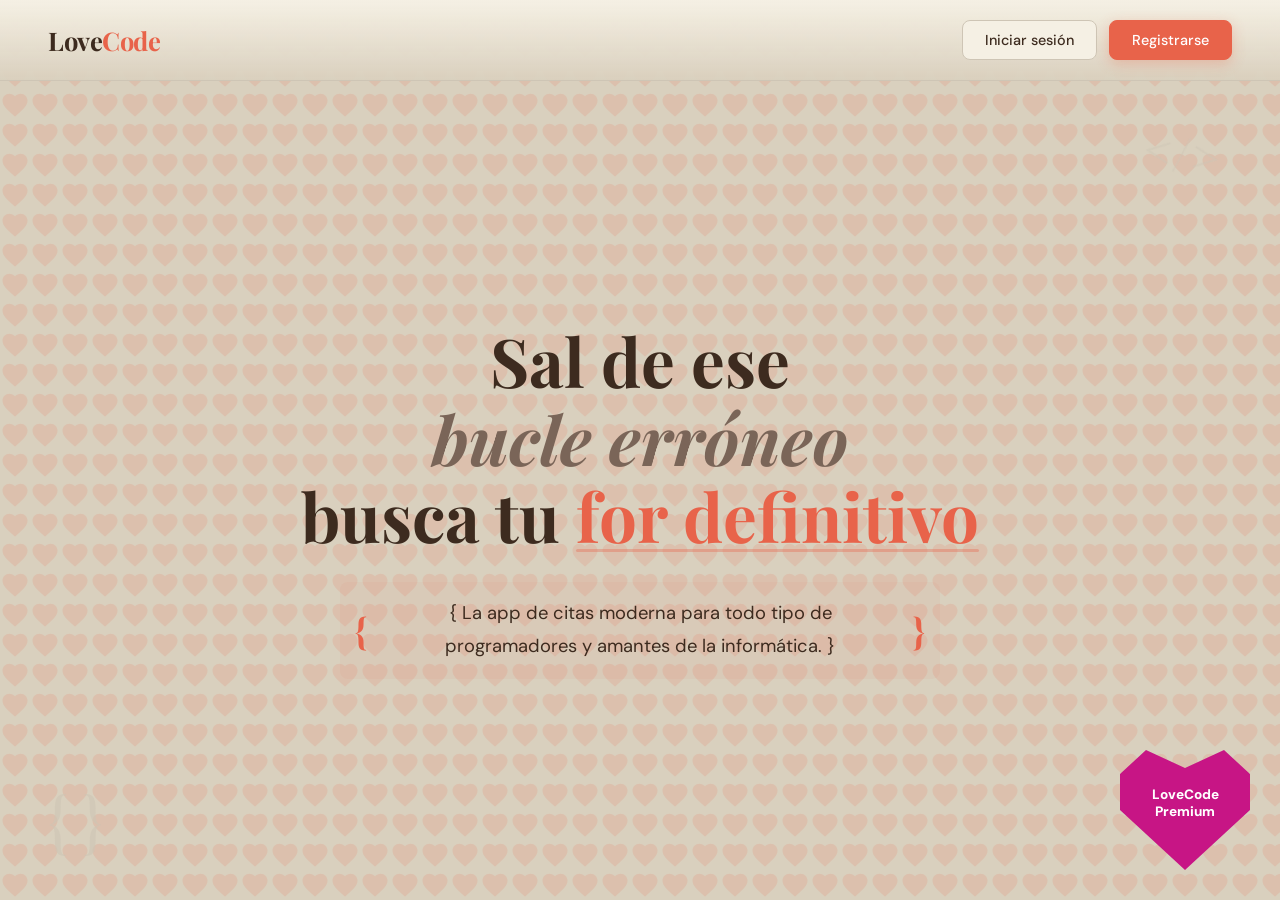
<file: src/main/resources/frontend/index.html>
<!DOCTYPE html>
<html lang="es">
<head>
    <meta charset="UTF-8">
    <meta name="viewport" content="width=device-width, initial-scale=1.0">
    <title>LoveCode | Encuentra tu for definitivo</title>
    <link rel="stylesheet" href="index.css">
    <link rel="preconnect" href="https://fonts.googleapis.com">
    <link href="https://fonts.googleapis.com/css2?family=Playfair+Display:ital,wght@0,400;0,700;1,400&family=DM+Sans:wght@400;500&display=swap" rel="stylesheet">
</head>
<body>

    <nav class="navbar">
        <div class="logo-wrap">
            <span class="logo-text">Love<span class="logo-accent">Code</span></span>
        </div>
        <div class="nav-actions">
            <a href="login.html" class="btn btn-secondary">Iniciar sesión</a>
            <a href="register.html" class="btn btn-primary">Registrarse</a>
        </div>
    </nav>

    <a href="#" class="btn-premium-heart">
        <span>LoveCode<br>Premium</span>
    </a>

    <main class="hero">
        
        <h1 class="hero-title">
            Sal de ese<br>
            <em>bucle erróneo</em><br>
            busca tu <span class="hero-highlight">for definitivo</span>
        </h1>

        <p class="hero-sub">
            { La app de citas moderna para todo tipo de programadores y amantes de la informática. }
        </p>
    </main>

    <div class="decoration decoration-1">{ }</div>
    <div class="decoration decoration-2">&lt;/&gt;</div>
    <div class="decoration decoration-3">01</div>

</body>
</html>
</file>
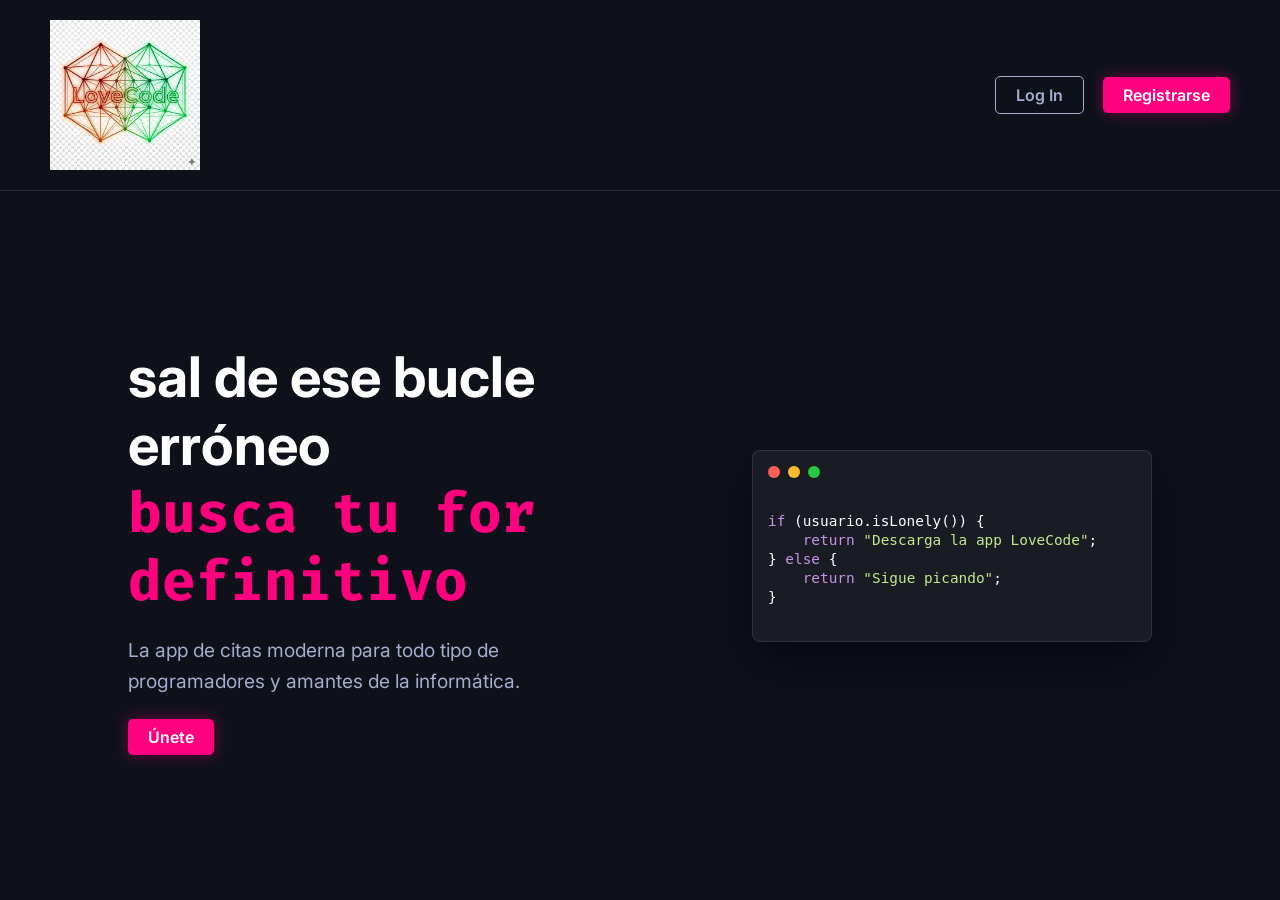
<file: target/classes/com/java/example/frontend/index.html>
<!DOCTYPE html>
<html lang="es">
<head>
    <meta charset="UTF-8">
    <meta name="viewport" content="width=device-width, initial-scale=1.0">
    <title>LoveCode | Encuentra tu bucle infinito</title>
    <link rel="stylesheet" href="index.css">
</head>
<body>
    <nav class="navbar">
        <div class="logo">
            <img src="lovecode_logo.jpeg" alt="lovecode logo" class="logo-image">
        </div>
        <div class="nav-links">
            <a href="login.html" class="btn-outline">Log In</a>
            <a href="register.html" class="btn-solid">Registrarse</a>
        </div>
    </nav>

    <main class="hero">
        <div class="hero-content">
            <h1>sal de ese bucle erróneo <br><span class="highlight">busca tu for definitivo </span></h1>
            <p>La app de citas moderna para todo tipo de programadores y amantes de la informática.</p>
            <div class="cta-buttons">
                <a href="register.html" class="btn-solid pulse">Únete</a>
            </div>
        </div>
        <div class="hero-image">
            <div class="code-window">
                <div class="window-header">
                    <span class="dot red"></span>
                    <span class="dot yellow"></span>
                    <span class="dot green"></span>
                </div>
                <pre><code>
<span class="keyword">if</span> (usuario.isLonely()) {
    <span class="keyword">return</span> <span class="string">"Descarga la app LoveCode"</span>;
} <span class="keyword">else</span> {
    <span class="keyword">return</span> <span class="string">"Sigue picando"</span>;
}
                </code></pre>
            </div>
        </div>
    </main>
</body>
</html>
</file>
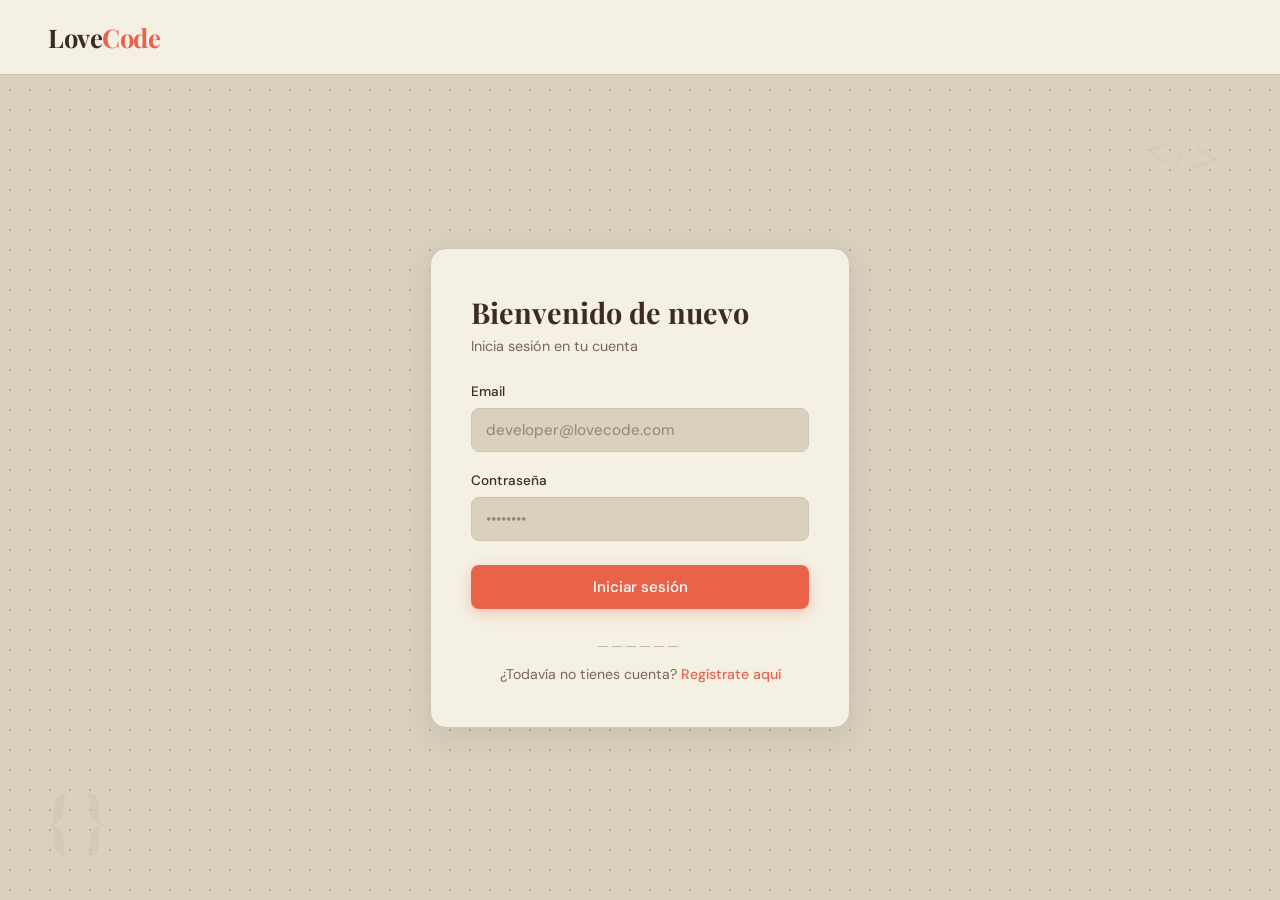
<file: src/main/resources/frontend/login.html>
<!DOCTYPE html>
<html lang="es">
<head>
    <meta charset="UTF-8">
    <meta name="viewport" content="width=device-width, initial-scale=1.0">
    <title>LoveCode | Iniciar sesión</title>
    <link rel="stylesheet" href="login.css">
    <link rel="preconnect" href="https://fonts.googleapis.com">
    <link href="https://fonts.googleapis.com/css2?family=Playfair+Display:ital,wght@0,400;0,700;1,400&family=DM+Sans:wght@400;500&display=swap" rel="stylesheet">
</head>
<body>

    <nav class="navbar">
        <div class="logo-wrap">
            <a href="index.html" class="logo-text">Love<span class="logo-accent">Code</span></a>
        </div>
    </nav>

    <main class="auth-container">
        <div class="auth-card">

            <div class="card-header">
                <h1 class="card-title">Bienvenido de nuevo</h1>
                <p class="card-subtitle">Inicia sesión en tu cuenta</p>
            </div>

            <div id="error-msg" class="error-msg" style="display:none;">
                Email o contraseña incorrectos.
            </div>

            <form id="login-form">
                <div class="input-group">
                    <label for="email">Email</label>
                    <input type="email" id="email" placeholder="developer@lovecode.com" required>
                </div>

                <div class="input-group">
                    <label for="password">Contraseña</label>
                    <input type="password" id="password" placeholder="••••••••" required>
                </div>

                <button type="submit" class="btn btn-primary">Iniciar sesión</button>
            </form>

            <div class="card-footer">
                <span class="separator">──────</span>
                <p>¿Todavía no tienes cuenta? <a href="register.html">Regístrate aquí</a></p>
            </div>

        </div>
    </main>

    <div class="decoration decoration-1">{ }</div>
    <div class="decoration decoration-2">&lt;/&gt;</div>

    <script src="login.js"></script>
    
</body>
</html>
</file>
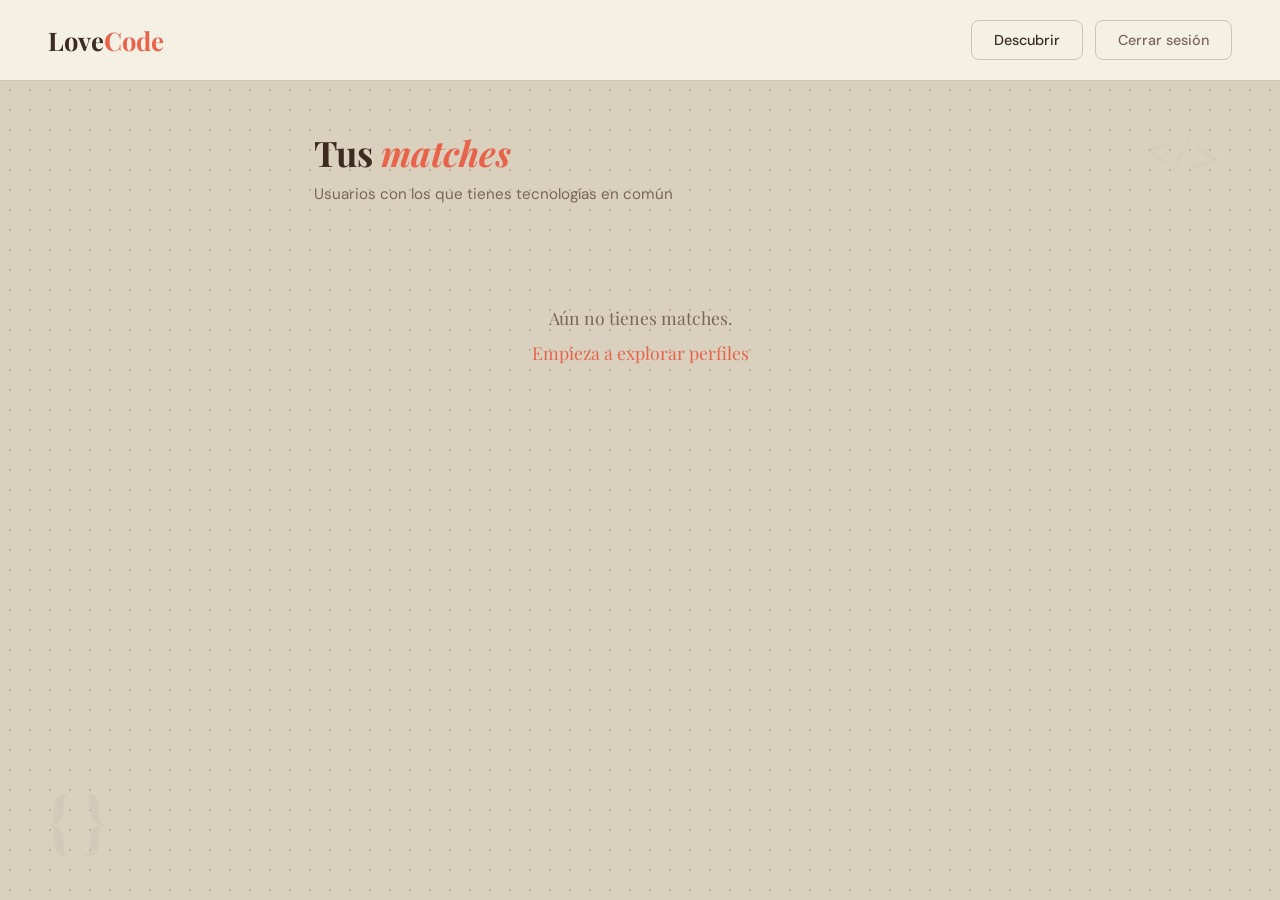
<file: src/main/resources/frontend/matches.html>
<!DOCTYPE html>
<html lang="es">
<head>
    <meta charset="UTF-8">
    <meta name="viewport" content="width=device-width, initial-scale=1.0">
    <title>LoveCode | Mis Matches</title>
    <link rel="stylesheet" href="matches.css">
    <link href="https://fonts.googleapis.com/css2?family=Playfair+Display:ital,wght@0,400;0,700;1,400&family=DM+Sans:wght@400;500&display=swap" rel="stylesheet">
</head>
<body>
    <nav class="navbar">
        <div class="logo-wrap">
            <a href="index.html" class="logo-text">Love<span class="logo-accent">Code</span></a>
        </div>
        <div class="nav-actions">
            <a href="perfiles.html" class="btn btn-secondary">Descubrir</a>
            <button id="logout-btn" class="btn btn-outline">Cerrar sesión</button>
        </div>
    </nav>

    <main class="matches-container">
        <div class="matches-header">
            <h1 class="matches-title">Tus <em>matches</em></h1>
            <p class="matches-subtitle">Usuarios con los que tienes tecnologías en común</p>
        </div>
        <div id="matches-list" class="matches-list">
            <!-- Los matches se cargan dinámicamente con JavaScript -->
        </div>
        <p id="no-matches" class="no-matches" style="display:none;">
            Aún no tienes matches.<br>
            <a href="perfiles.html">Empieza a explorar perfiles</a>
        </p>
    </main>

    <div class="decoration decoration-1">{ }</div>
    <div class="decoration decoration-2">&lt;/&gt;</div>

    <script src="matches.js"></script>
</body>
</html>
</file>
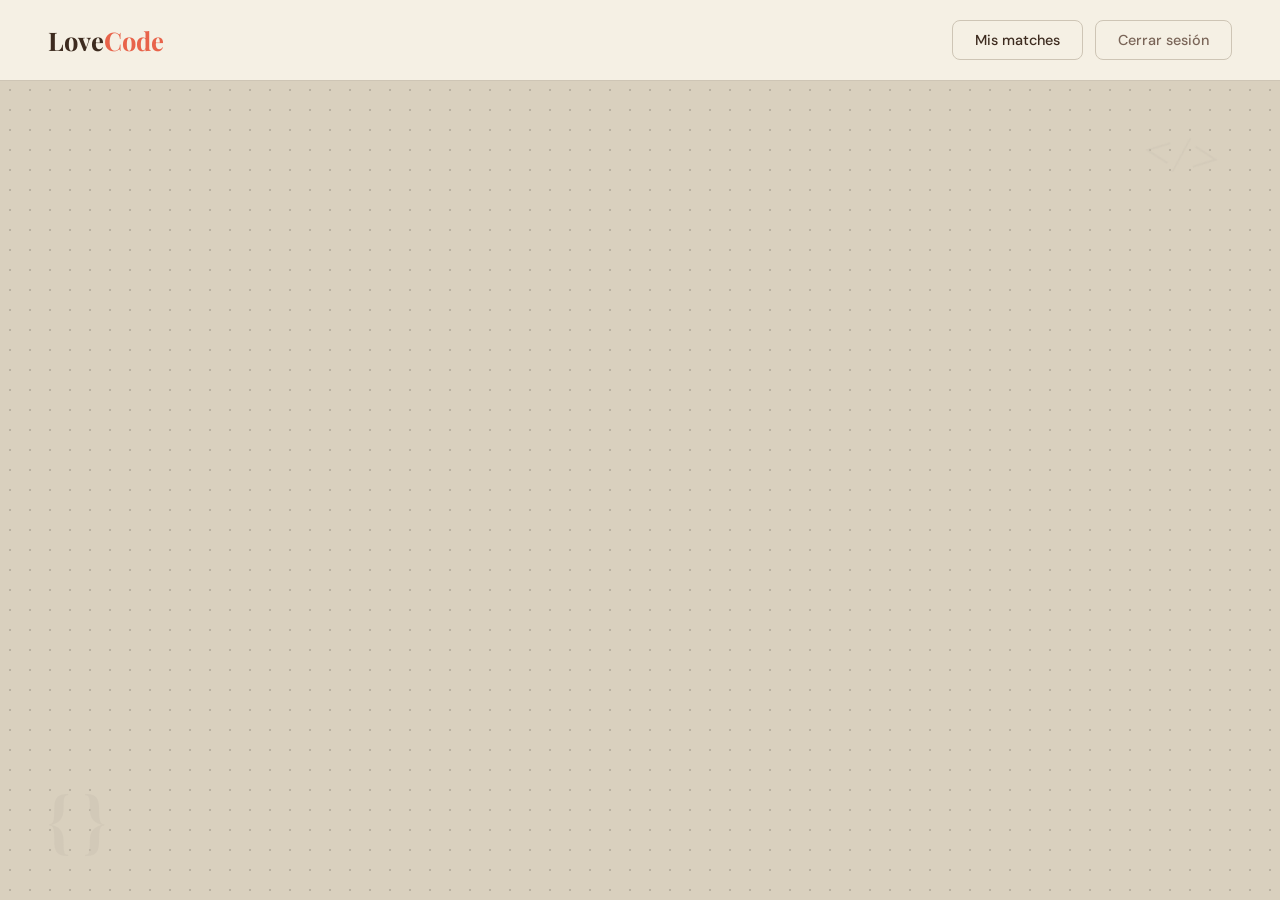
<file: src/main/resources/frontend/perfiles.html>
<!DOCTYPE html>
<html lang="es">
<head>
    <meta charset="UTF-8">
    <meta name="viewport" content="width=device-width, initial-scale=1.0">
    <title>LoveCode | Descubrir perfiles</title>
    <link rel="stylesheet" href="perfiles.css">
    <link href="https://fonts.googleapis.com/css2?family=Playfair+Display:ital,wght@0,400;0,700;1,400&family=DM+Sans:wght@400;500&display=swap" rel="stylesheet">
</head>
<body>
    <nav class="navbar">
        <div class="logo-wrap">
            <a href="index.html" class="logo-text">Love<span class="logo-accent">Code</span></a>
        </div>
        <div class="nav-actions">
            <a href="matches.html" class="btn btn-secondary">Mis matches</a>
            <button id="logout-btn" class="btn btn-outline">Cerrar sesión</button>
        </div>
    </nav>

    <main class="discover-container">
        <div id="card-stack" class="card-stack">
            <!-- Las tarjetas se generan dinámicamente con JavaScript -->
        </div>
        <p id="no-more" class="no-more" style="display:none;">
            No hay más perfiles por ahora.<br>
            <a href="index.html">Volver al inicio</a>
        </p>
    </main>

    <div class="decoration decoration-1">{ }</div>
    <div class="decoration decoration-2">&lt;/&gt;</div>

    <script src="perfiles.js"></script>
</body>
</html>
</file>
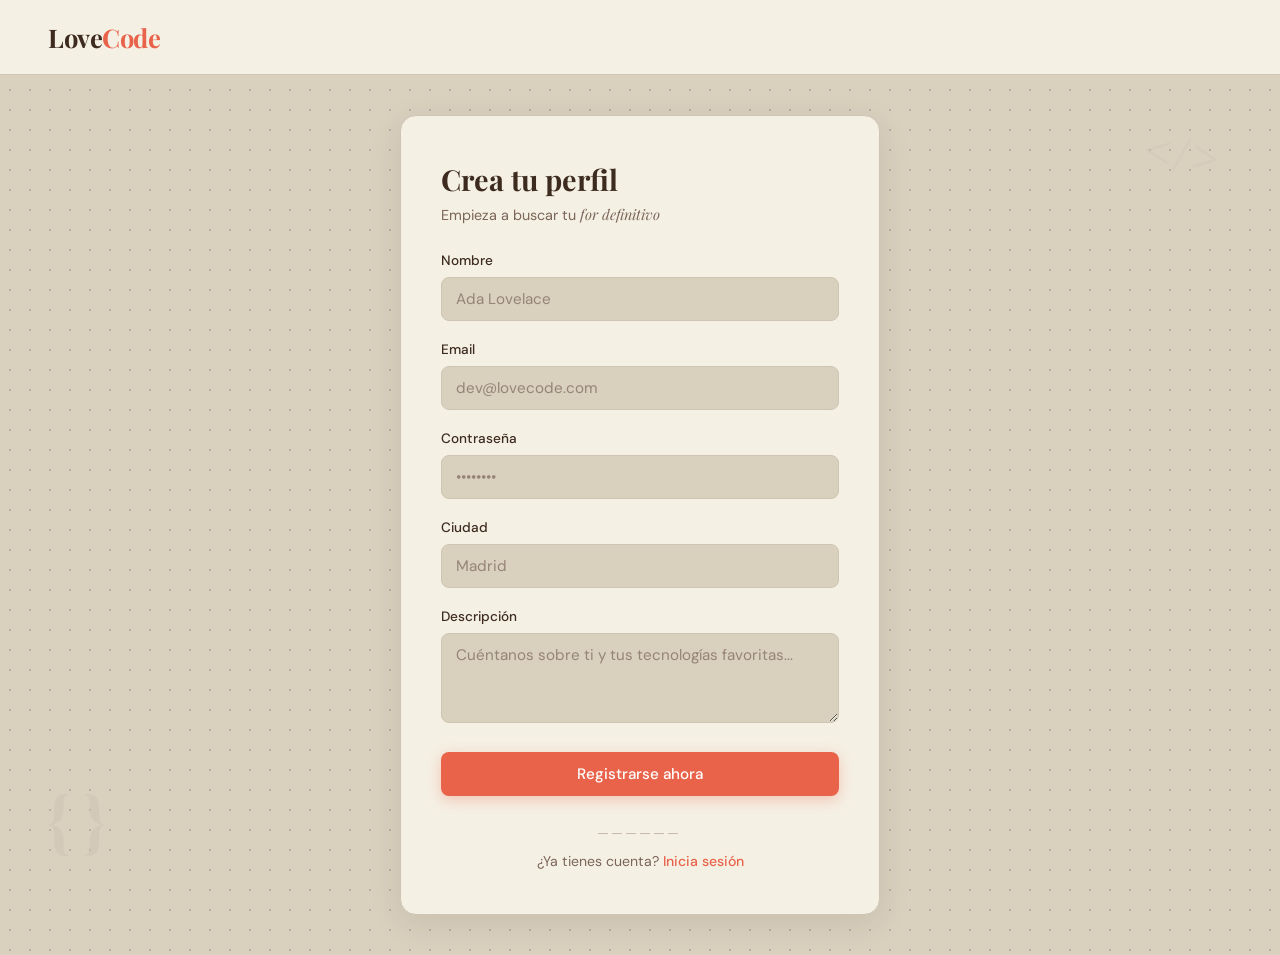
<file: src/main/resources/frontend/register.html>
<!DOCTYPE html>
<html lang="es">
<head>
    <meta charset="UTF-8">
    <meta name="viewport" content="width=device-width, initial-scale=1.0">
    <title>LoveCode | Crear cuenta</title>
    <link rel="stylesheet" href="register.css">
    <link href="https://fonts.googleapis.com/css2?family=Playfair+Display:ital,wght@0,400;0,700;1,400&family=DM+Sans:wght@400;500&display=swap" rel="stylesheet">
</head>
<body>
    <nav class="navbar">
        <div class="logo-wrap">
            <a href="index.html" class="logo-text">Love<span class="logo-accent">Code</span></a>
        </div>
    </nav>

    <main class="auth-container">
        <div class="auth-card">
            <div class="card-header">
                <h1 class="card-title">Crea tu perfil</h1>
                <p class="card-subtitle">Empieza a buscar tu <em>for definitivo</em></p>
            </div>

            <div id="error-msg" class="error-msg" style="display:none;">
                Error al registrar. Comprueba los datos.
            </div>

            <form id="register-form">
                <div class="input-group">
                    <label for="nombre">Nombre</label>
                    <input type="text" id="nombre" placeholder="Ada Lovelace" required>
                </div>
                <div class="input-group">
                    <label for="email">Email</label>
                    <input type="email" id="email" placeholder="dev@lovecode.com" required>
                </div>
                <div class="input-group">
                    <label for="password">Contraseña</label>
                    <input type="password" id="password" placeholder="••••••••" required>
                </div>
                <div class="input-group">
                    <label for="ciudad">Ciudad</label>
                    <input type="text" id="ciudad" placeholder="Madrid" required>
                </div>
                <div class="input-group">
                    <label for="descripcion">Descripción</label>
                    <textarea id="descripcion" placeholder="Cuéntanos sobre ti y tus tecnologías favoritas..." rows="3"></textarea>
                </div>
                <button type="submit" class="btn btn-primary">Registrarse ahora</button>
            </form>

            <div class="card-footer">
                <span class="separator">──────</span>
                <p>¿Ya tienes cuenta? <a href="login.html">Inicia sesión</a></p>
            </div>
        </div>
    </main>

    <div class="decoration decoration-1">{ }</div>
    <div class="decoration decoration-2">&lt;/&gt;</div>

    <script src="register.js"></script>
</body>
</html>
</file>
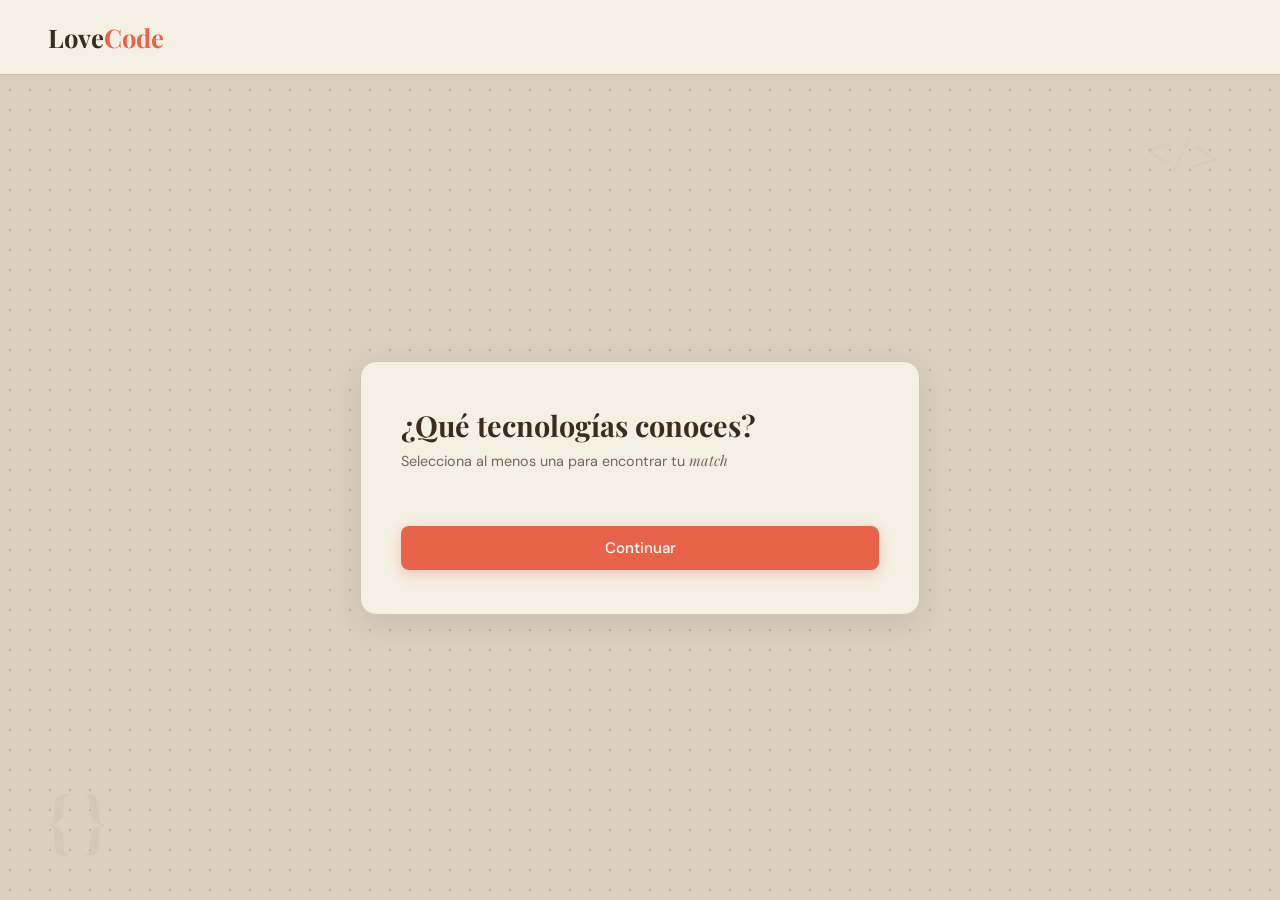
<file: src/main/resources/frontend/tecnologias.html>
<!DOCTYPE html>
<html lang="es">
<head>
    <meta charset="UTF-8">
    <meta name="viewport" content="width=device-width, initial-scale=1.0">
    <title>LoveCode | Tus tecnologías</title>
    <link rel="stylesheet" href="tecnologias.css">
    <link href="https://fonts.googleapis.com/css2?family=Playfair+Display:ital,wght@0,400;0,700;1,400&family=DM+Sans:wght@400;500&display=swap" rel="stylesheet">
</head>
<body>
    <nav class="navbar">
        <div class="logo-wrap">
            <a href="index.html" class="logo-text">Love<span class="logo-accent">Code</span></a>
        </div>
    </nav>

    <main class="tech-container">
        <div class="tech-card">
            <div class="card-header">
                <h1 class="card-title">¿Qué tecnologías conoces?</h1>
                <p class="card-subtitle">Selecciona al menos una para encontrar tu <em>match</em></p>
            </div>

            <div id="tech-list" class="tech-list">
                <!-- Se carga dinámicamente -->
            </div>

            <div id="error-msg" class="error-msg" style="display:none;">
                Selecciona al menos una tecnología.
            </div>

            <button id="guardar-btn" class="btn btn-primary">Continuar</button>
        </div>
    </main>

    <div class="decoration decoration-1">{ }</div>
    <div class="decoration decoration-2">&lt;/&gt;</div>

    <script src="tecnologias.js"></script>
</body>
</html>
</file>
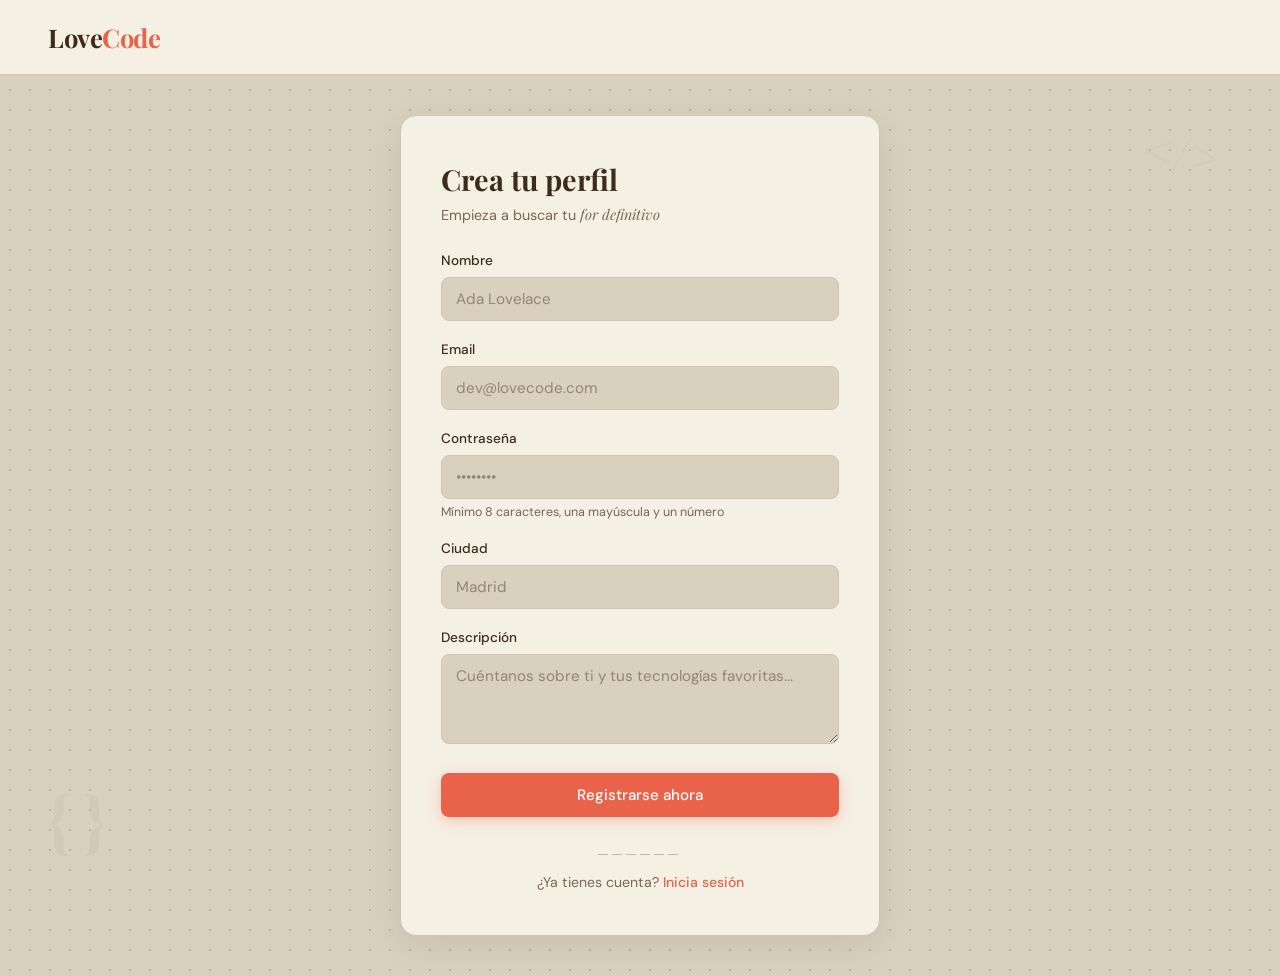
<file: src/main/resources/static/register.html>
<!DOCTYPE html>
<html lang="es">
<head>
    <meta charset="UTF-8">
    <meta name="viewport" content="width=device-width, initial-scale=1.0">
    <title>LoveCode | Crear cuenta</title>
    <link rel="stylesheet" href="register.css">
    <link href="https://fonts.googleapis.com/css2?family=Playfair+Display:ital,wght@0,400;0,700;1,400&family=DM+Sans:wght@400;500&display=swap" rel="stylesheet">
</head>
<body>
    <nav class="navbar">
        <div class="logo-wrap">
            <a href="index.html" class="logo-text">Love<span class="logo-accent">Code</span></a>
        </div>
    </nav>

    <main class="auth-container">
        <div class="auth-card">
            <div class="card-header">
                <h1 class="card-title">Crea tu perfil</h1>
                <p class="card-subtitle">Empieza a buscar tu <em>for definitivo</em></p>
            </div>

            <div id="error-msg" class="error-msg" style="display:none;">
                Error al registrar. Comprueba los datos.
            </div>

            <form id="register-form">
                <div class="input-group">
                    <label for="nombre">Nombre</label>
                    <input type="text" id="nombre" placeholder="Ada Lovelace" required>
                </div>
                <div class="input-group">
                    <label for="email">Email</label>
                    <input type="email" id="email" placeholder="dev@lovecode.com" required>
                </div>
                <div class="input-group">
                    <label for="password">Contraseña</label>
                    <input type="password" id="password" 
                        placeholder="••••••••" 
                        pattern="(?=.*[A-Z])(?=.*[0-9]).{8,}"
                        title="Mínimo 8 caracteres, una mayúscula y un número"
                        required>
                <small class="input-hint">Mínimo 8 caracteres, una mayúscula y un número</small>
                </div>
                <div class="input-group">
                    <label for="ciudad">Ciudad</label>
                    <input type="text" id="ciudad" placeholder="Madrid" required>
                </div>
                <div class="input-group">
                    <label for="descripcion">Descripción</label>
                    <textarea id="descripcion" placeholder="Cuéntanos sobre ti y tus tecnologías favoritas..." rows="3"></textarea>
                </div>
                <button type="submit" class="btn btn-primary">Registrarse ahora</button>
            </form>

            <div class="card-footer">
                <span class="separator">──────</span>
                <p>¿Ya tienes cuenta? <a href="login.html">Inicia sesión</a></p>
            </div>
        </div>
    </main>

    <div class="decoration decoration-1">{ }</div>
    <div class="decoration decoration-2">&lt;/&gt;</div>

    <script src="register.js"></script>
</body>
</html>
</file>
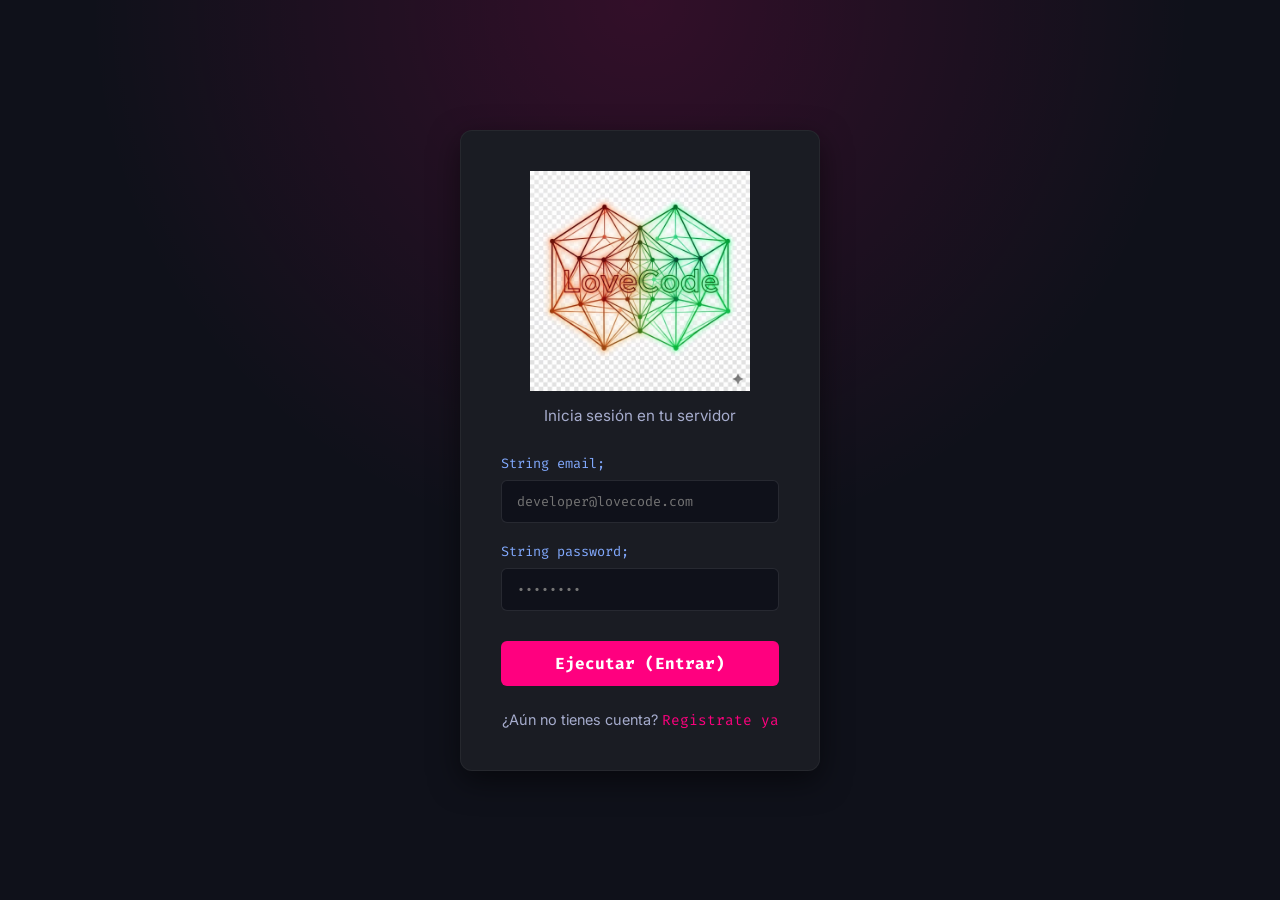
<file: target/classes/com/java/example/frontend/login.html>
<!DOCTYPE html>
<html lang="es">
<head>
    <meta charset="UTF-8">
    <meta name="viewport" content="width=device-width, initial-scale=1.0">
    <title>Login | LoveCode</title>
    <link rel="stylesheet" href="login.css">
</head>
<body>
    <div class="auth-container">
        <div class="auth-card">
            <div class="card-header">
                <img src="lovecode_logo.jpeg" alt="LoveCode Logo" class="logo-header-image">
                <p class="header-subtitle">Inicia sesión en tu servidor</p>
            </div>
            
            <form action="#" method="POST">
                <div class="input-group">
                    <label for="email">String email;</label>
                    <input type="email" id="email" placeholder="developer@lovecode.com" required>
                </div>
                
                <div class="input-group">
                    <label for="password">String password;</label>
                    <input type="password" id="password" placeholder="••••••••" required>
                </div>

                <button type="submit" class="auth-btn">Ejecutar (Entrar)</button>
            </form>

            <div class="auth-footer">
                <p>¿Aún no tienes cuenta? <a href="register.html">Registrate ya</a></p>
            </div>
        </div>
    </div>
</body>
</html>
</file>
<file: src/main/resources/frontend/index.css>
@import url('https://fonts.googleapis.com/css2?family=Playfair+Display:ital,wght@0,400;0,700;1,400&family=DM+Sans:wght@400;500&display=swap');

:root {
    --bg:         #D9D0BE;
    --card:       #F5F0E4;
    --primary:    #E8634A;
    --primary-dk: #C94F38;
    --secondary:  #7A9E7E;
    --premium:    #C71585;
    --premium-dk: #C71585;
    --text:       #3D2B1F;
    --text-muted: #7A6558;
    --border:     #CEC5B5;
}

*, *::before, *::after { box-sizing: border-box; margin: 0; padding: 0; }

body {
    background-color: var(--bg);
    /* Fondo de corazones */
    background-image: url("data:image/svg+xml,%3Csvg xmlns='http://www.w3.org/2000/svg' width='16' height='16' viewBox='0 0 24 24' fill='rgba(232, 99, 74, 0.15)'%3E%3Cpath d='M12 21.35l-1.45-1.32C5.4 15.36 2 12.28 2 8.5 2 5.42 4.42 3 7.5 3c1.74 0 3.41.81 4.5 2.09C13.09 3.81 14.76 3 16.5 3 19.58 3 22 5.42 22 8.5c0 3.78-3.4 6.86-8.55 11.54L12 21.35z'/%3E%3C/svg%3E");
    background-size: 30px 30px;
    color: var(--text);
    font-family: 'DM Sans', sans-serif;
    min-height: 100vh;
    display: flex;
    flex-direction: column;
    overflow-x: hidden;
    position: relative;
}

/* ── Navbar con Degradado ── */
.navbar {
    padding: 20px 48px;
    border-bottom: 1px solid var(--border);
    background: linear-gradient(180deg, var(--card) 0%, rgba(217, 208, 190, 0.95) 100%);
    display: flex;
    justify-content: space-between;
    align-items: center;
    position: sticky;
    top: 0;
    z-index: 100;
}

.logo-text {
    font-family: 'Playfair Display', serif;
    font-size: 1.6rem;
    font-weight: 700;
    color: var(--text);
    letter-spacing: -0.5px;
}

.logo-accent { color: var(--primary); }

.nav-actions {
    display: flex;
    align-items: center;
    gap: 12px;
}

/* ── Hero & Frase con Llaves Decorativas ── */
.hero {
    flex: 1;
    display: flex;
    flex-direction: column;
    align-items: center;
    justify-content: center;
    text-align: center;
    padding: 80px 24px 60px;
    gap: 28px;
}

.hero-sub {
    font-size: 1.15rem; 
    color: var(--text);
    line-height: 1.8;
    max-width: 600px;
    margin: 0 auto;
    padding: 15px 50px; /* Espacio extra para las llaves */
    background: rgba(232, 99, 74, 0.05);
    border-radius: 8px;
    position: relative;
    border-left: none; /* Barra naranja eliminada */
}

/* Llave izquierda { */
.hero-sub::before {
    content: "{";
    position: absolute;
    left: 15px;
    top: 50%;
    transform: translateY(-50%);
    color: var(--primary);
    font-size: 2.2rem;
    font-family: 'Playfair Display', serif;
    font-weight: 700;
}

/* Llave derecha } */
.hero-sub::after {
    content: "}";
    position: absolute;
    right: 15px;
    top: 50%;
    transform: translateY(-50%);
    color: var(--primary);
    font-size: 2.2rem;
    font-family: 'Playfair Display', serif;
    font-weight: 700;
}

.hero-title {
    font-family: 'Playfair Display', serif;
    font-size: clamp(2.4rem, 6vw, 4.2rem);
    font-weight: 700;
    line-height: 1.15;
    color: var(--text);
}

.hero-title em {
    font-style: italic;
    color: var(--text-muted);
}

.hero-highlight {
    color: var(--primary);
    position: relative;
    display: inline-block;
}

.hero-highlight::after {
    content: '';
    position: absolute;
    bottom: 2px;
    left: 0;
    width: 100%;
    height: 3px;
    background: var(--primary);
    opacity: 0.35;
    border-radius: 2px;
}

/* ── Botón Premium Corazón Flotante ── */
.btn-premium-heart {
    position: fixed;
    bottom: 30px;
    right: 30px;
    width: 130px;
    height: 120px;
    background: var(--premium);
    color: #fff;
    display: flex;
    align-items: center;
    justify-content: center;
    text-align: center;
    font-size: 0.85rem;
    font-weight: 800;
    text-decoration: none;
    z-index: 1000;
    clip-path: polygon(50% 15%, 80% 0%, 100% 20%, 100% 50%, 50% 100%, 0% 50%, 0% 20%, 20% 0%);
    padding-bottom: 15px;
    transition: all 0.3s ease;
}

.btn-premium-heart:hover {
    background: var(--premium-dk);
    transform: scale(1.1) translateY(-5px);
}

/* ── Botones ── */
.btn {
    display: inline-block;
    padding: 10px 22px;
    border-radius: 8px;
    font-family: 'DM Sans', sans-serif;
    font-size: 0.9rem;
    font-weight: 500;
    text-decoration: none;
    cursor: pointer;
    transition: transform 0.15s, box-shadow 0.15s;
    border: 1.5px solid transparent;
}

.btn:hover { transform: translateY(-2px); }

.btn-primary {
    background: var(--primary);
    color: #fff;
    border-color: var(--primary);
    box-shadow: 0 4px 14px rgba(232, 99, 74, 0.3);
}

.btn-secondary {
    background: var(--card);
    color: var(--text);
    border: 1px solid var(--border);
}

/* ── Decoraciones ── */
.decoration {
    position: fixed;
    font-family: 'Playfair Display', serif;
    color: var(--border);
    pointer-events: none;
    z-index: -1;
}

.decoration-1 { bottom: 40px; left: 48px; font-size: 4rem; opacity: 0.6; }
.decoration-2 { top: 120px; right: 60px; font-size: 3rem; opacity: 0.5; transform: rotate(8deg); }
.decoration-3 { bottom: 80px; right: 80px; font-size: 5rem; opacity: 0.2; letter-spacing: -4px; }
</file>
<file: target/classes/com/java/example/frontend/index.css>
@import url('https://fonts.googleapis.com/css2?family=Fira+Code:wght@400;700&family=Inter:wght@400;700&display=swap');

:root {
    --bg-color: #0f111a;
    --text-color: #a6accd;
    --primary: #ff007f;
    --primary-hover: #e60073;
    --secondary: #82aaff;
    --code-bg: #1a1c23;
}

* { margin: 0; padding: 0; box-sizing: border-box; }

body {
    background-color: var(--bg-color);
    color: var(--text-color);
    font-family: 'Inter', sans-serif;
    min-height: 100vh;
    display: flex;
    flex-direction: column;
}

/* Navbar y Logo */
.navbar {
    display: flex;
    justify-content: space-between;
    align-items: center;
    padding: 20px 50px;
    background: rgba(15, 17, 26, 0.9);
    border-bottom: 1px solid rgba(255, 255, 255, 0.1);
}

.navbar .logo {
    display: flex;
    align-items: center;
}

.logo-image {
    height: 150px; /* Ajusta este valor si lo quieres más grande o pequeño */
    width: auto;
    filter: invert(1); /* Pone el logo blanco para que resalte en el fondo oscuro */
}

a { text-decoration: none; font-weight: 600; }

.btn-outline {
    color: var(--text-color);
    border: 1px solid var(--text-color);
    padding: 8px 20px;
    border-radius: 5px;
    margin-right: 15px;
    transition: 0.3s;
}

.btn-outline:hover { background: rgba(255, 255, 255, 0.1); }

.btn-solid {
    background-color: var(--primary);
    color: white;
    padding: 8px 20px;
    border-radius: 5px;
    transition: 0.3s;
    box-shadow: 0 0 15px rgba(255, 0, 127, 0.4);
}

.btn-solid:hover { background-color: var(--primary-hover); transform: translateY(-2px); }

/* Hero Section */
.hero {
    display: flex;
    flex: 1;
    align-items: center;
    justify-content: space-between;
    padding: 0 10%;
}

.hero-content { max-width: 50%; }

.hero-content h1 {
    font-size: 3.5rem;
    color: white;
    margin-bottom: 20px;
    line-height: 1.2;
}

.highlight { color: var(--primary); font-family: 'Fira Code', monospace; }

.hero-content p {
    font-size: 1.2rem;
    margin-bottom: 30px;
    line-height: 1.6;
}

/* Code Window Decoration */
.code-window {
    background: var(--code-bg);
    border-radius: 8px;
    border: 1px solid rgba(255,255,255,0.1);
    padding: 15px;
    width: 400px;
    box-shadow: 0 20px 50px rgba(0,0,0,0.5);
}

.window-header { display: flex; gap: 8px; margin-bottom: 15px; }
.dot { width: 12px; height: 12px; border-radius: 50%; }
.red { background: #ff5f56; }
.yellow { background: #ffbd2e; }
.green { background: #27c93f; }

pre { font-family: 'Fira Code', monospace; font-size: 0.9rem; color: #fff; }
.keyword { color: #c792ea; }
.string { color: #c3e88d; }
</file>
<file: src/main/resources/frontend/login.css>
@import url('https://fonts.googleapis.com/css2?family=Playfair+Display:ital,wght@0,400;0,700;1,400&family=DM+Sans:wght@400;500&display=swap');

:root {
    --bg:         #D9D0BE;
    --card:       #F5F0E4;
    --primary:    #E8634A;
    --primary-dk: #C94F38;
    --premium:    #C89B3C;
    --text:       #3D2B1F;
    --text-muted: #7A6558;
    --border:     #CEC5B5;
    --error:      #C94F38;
}

*, *::before, *::after { box-sizing: border-box; margin: 0; padding: 0; }

body {
    background-color: var(--bg);
    background-image: radial-gradient(circle, rgba(0,0,0,0.15) 1px, transparent 1px);
    background-size: 20px 20px;
    color: var(--text);
    font-family: 'DM Sans', sans-serif;
    min-height: 100vh;
    display: flex;
    flex-direction: column;
}

.navbar {
    padding: 20px 48px;
    border-bottom: 1px solid var(--border);
    background: var(--card);
}

.logo-text {
    font-family: 'Playfair Display', serif;
    font-size: 1.6rem;
    font-weight: 700;
    color: var(--text);
    letter-spacing: -0.5px;
    text-decoration: none;
}

.logo-accent { color: var(--primary); }

.auth-container {
    flex: 1;
    display: flex;
    align-items: center;
    justify-content: center;
    padding: 40px 24px;
}

.auth-card {
    background: var(--card);
    border: 1px solid var(--border);
    border-radius: 16px;
    padding: 44px 40px;
    width: 100%;
    max-width: 420px;
    box-shadow: 0 8px 32px rgba(61, 43, 31, 0.1);
}

.card-header {
    margin-bottom: 28px;
}

.card-title {
    font-family: 'Playfair Display', serif;
    font-size: 1.8rem;
    font-weight: 700;
    color: var(--text);
    margin-bottom: 6px;
}

.card-subtitle {
    font-size: 0.9rem;
    color: var(--text-muted);
}

.error-msg {
    background: rgba(201, 79, 56, 0.1);
    border: 1px solid rgba(201, 79, 56, 0.3);
    color: var(--error);
    border-radius: 8px;
    padding: 10px 14px;
    font-size: 0.88rem;
    margin-bottom: 20px;
}

.input-group {
    margin-bottom: 20px;
}

.input-group label {
    display: block;
    font-size: 0.85rem;
    font-weight: 500;
    color: var(--text);
    margin-bottom: 8px;
}

.input-group input {
    width: 100%;
    padding: 11px 14px;
    background: var(--bg);
    border: 1.5px solid var(--border);
    border-radius: 8px;
    color: var(--text);
    font-family: 'DM Sans', sans-serif;
    font-size: 0.95rem;
    outline: none;
    transition: border-color 0.2s, box-shadow 0.2s;
}

.input-group input:focus {
    border-color: var(--primary);
    box-shadow: 0 0 0 3px rgba(232, 99, 74, 0.12);
}

.input-group input::placeholder {
    color: var(--text-muted);
    opacity: 0.7;
}

.btn {
    width: 100%;
    padding: 12px;
    border-radius: 8px;
    font-family: 'DM Sans', sans-serif;
    font-size: 0.95rem;
    font-weight: 500;
    cursor: pointer;
    border: none;
    transition: transform 0.15s, box-shadow 0.15s;
    margin-top: 4px;
}

.btn:hover { transform: translateY(-1px); }

.btn-primary {
    background: var(--primary);
    color: #fff;
    box-shadow: 0 4px 14px rgba(232, 99, 74, 0.3);
}

.btn-primary:hover {
    background: var(--primary-dk);
    box-shadow: 0 6px 18px rgba(232, 99, 74, 0.4);
}

.card-footer {
    margin-top: 28px;
    text-align: center;
    font-size: 0.88rem;
    color: var(--text-muted);
    display: flex;
    flex-direction: column;
    gap: 10px;
}

.separator {
    letter-spacing: 4px;
    opacity: 0.4;
}

.card-footer a {
    color: var(--primary);
    text-decoration: none;
    font-weight: 500;
}

.card-footer a:hover { text-decoration: underline; }

.decoration {
    position: fixed;
    font-family: 'Playfair Display', serif;
    color: var(--border);
    pointer-events: none;
    user-select: none;
    font-weight: 700;
}

.decoration-1 {
    bottom: 40px;
    left: 48px;
    font-size: 4rem;
    opacity: 0.6;
}

.decoration-2 {
    top: 120px;
    right: 60px;
    font-size: 3rem;
    opacity: 0.5;
    transform: rotate(8deg);
}
</file>
<file: src/main/resources/frontend/matches.css>
@import url('https://fonts.googleapis.com/css2?family=Playfair+Display:ital,wght@0,400;0,700;1,400&family=DM+Sans:wght@400;500&display=swap');

:root {
    --bg:         #D9D0BE;
    --card:       #F5F0E4;
    --primary:    #E8634A;
    --primary-dk: #C94F38;
    --text:       #3D2B1F;
    --text-muted: #7A6558;
    --border:     #CEC5B5;
}

*, *::before, *::after { box-sizing: border-box; margin: 0; padding: 0; }

body {
    background-color: var(--bg);
    background-image: radial-gradient(circle, rgba(0,0,0,0.15) 1px, transparent 1px);
    background-size: 20px 20px;
    color: var(--text);
    font-family: 'DM Sans', sans-serif;
    min-height: 100vh;
    display: flex;
    flex-direction: column;
}

.navbar {
    padding: 20px 48px;
    border-bottom: 1px solid var(--border);
    background: var(--card);
    display: flex;
    justify-content: space-between;
    align-items: center;
}

.logo-text {
    font-family: 'Playfair Display', serif;
    font-size: 1.6rem;
    font-weight: 700;
    color: var(--text);
    text-decoration: none;
}

.logo-accent { color: var(--primary); }

.nav-actions {
    display: flex;
    align-items: center;
    gap: 12px;
}

.btn {
    display: inline-block;
    padding: 10px 22px;
    border-radius: 8px;
    font-family: 'DM Sans', sans-serif;
    font-size: 0.9rem;
    font-weight: 500;
    text-decoration: none;
    cursor: pointer;
    transition: transform 0.15s;
    border: 1.5px solid transparent;
}

.btn-secondary {
    background: var(--card);
    color: var(--text);
    border-color: var(--border);
}

.btn-outline {
    background: transparent;
    color: var(--text-muted);
    border-color: var(--border);
}

.matches-container {
    flex: 1;
    max-width: 700px;
    margin: 0 auto;
    padding: 48px 24px;
    width: 100%;
}

.matches-header {
    margin-bottom: 36px;
}

.matches-title {
    font-family: 'Playfair Display', serif;
    font-size: 2.2rem;
    font-weight: 700;
    color: var(--text);
    margin-bottom: 8px;
}

.matches-title em {
    color: var(--primary);
    font-style: italic;
}

.matches-subtitle {
    font-size: 0.95rem;
    color: var(--text-muted);
}

.matches-list {
    display: flex;
    flex-direction: column;
    gap: 16px;
}

.match-card {
    background: var(--card);
    border: 1px solid var(--border);
    border-radius: 12px;
    padding: 24px 28px;
    display: flex;
    align-items: center;
    gap: 20px;
    box-shadow: 0 4px 16px rgba(61,43,31,0.08);
    transition: transform 0.15s;
}

.match-card:hover { transform: translateY(-2px); }

.match-avatar {
    width: 52px;
    height: 52px;
    border-radius: 50%;
    background: linear-gradient(135deg, var(--primary), #C94F38);
    display: flex;
    align-items: center;
    justify-content: center;
    font-family: 'Playfair Display', serif;
    font-size: 1.2rem;
    font-weight: 700;
    color: white;
    flex-shrink: 0;
}

.match-info { flex: 1; }

.match-name {
    font-family: 'Playfair Display', serif;
    font-size: 1.1rem;
    font-weight: 700;
    color: var(--text);
    margin-bottom: 4px;
}

.match-tech {
    font-size: 0.83rem;
    color: var(--text-muted);
}

.match-date {
    font-size: 0.8rem;
    color: var(--text-muted);
    text-align: right;
}

.no-matches {
    text-align: center;
    font-family: 'Playfair Display', serif;
    font-size: 1.1rem;
    color: var(--text-muted);
    line-height: 2;
    margin-top: 60px;
}

.no-matches a {
    color: var(--primary);
    text-decoration: none;
}

.decoration {
    position: fixed;
    font-family: 'Playfair Display', serif;
    color: var(--border);
    pointer-events: none;
    user-select: none;
    font-weight: 700;
}

.decoration-1 { bottom: 40px; left: 48px; font-size: 4rem; opacity: 0.6; }
.decoration-2 { top: 120px; right: 60px; font-size: 3rem; opacity: 0.5; transform: rotate(8deg); }
</file>
<file: src/main/resources/frontend/perfiles.css>
@import url('https://fonts.googleapis.com/css2?family=Playfair+Display:ital,wght@0,400;0,700;1,400&family=DM+Sans:wght@400;500&display=swap');

:root {
    --bg:         #D9D0BE;
    --card:       #F5F0E4;
    --primary:    #E8634A;
    --primary-dk: #C94F38;
    --secondary:  #7A9E7E;
    --text:       #3D2B1F;
    --text-muted: #7A6558;
    --border:     #CEC5B5;
}

*, *::before, *::after { box-sizing: border-box; margin: 0; padding: 0; }

body {
    background-color: var(--bg);
    background-image: radial-gradient(circle, rgba(0,0,0,0.15) 1px, transparent 1px);
    background-size: 20px 20px;
    color: var(--text);
    font-family: 'DM Sans', sans-serif;
    min-height: 100vh;
    display: flex;
    flex-direction: column;
}

.navbar {
    padding: 20px 48px;
    border-bottom: 1px solid var(--border);
    background: var(--card);
    display: flex;
    justify-content: space-between;
    align-items: center;
}

.logo-text {
    font-family: 'Playfair Display', serif;
    font-size: 1.6rem;
    font-weight: 700;
    color: var(--text);
    text-decoration: none;
}

.logo-accent { color: var(--primary); }

.nav-actions {
    display: flex;
    align-items: center;
    gap: 12px;
}

.btn {
    display: inline-block;
    padding: 10px 22px;
    border-radius: 8px;
    font-family: 'DM Sans', sans-serif;
    font-size: 0.9rem;
    font-weight: 500;
    text-decoration: none;
    cursor: pointer;
    transition: transform 0.15s, box-shadow 0.15s;
    border: 1.5px solid transparent;
}

.btn:hover { transform: translateY(-2px); }

.btn-secondary {
    background: var(--card);
    color: var(--text);
    border-color: var(--border);
}

.btn-outline {
    background: transparent;
    color: var(--text-muted);
    border-color: var(--border);
}

.discover-container {
    flex: 1;
    display: flex;
    align-items: center;
    justify-content: center;
    padding: 40px 24px;
}

.card-stack { position: relative; }

.profile-card {
    background: var(--card);
    border: 1px solid var(--border);
    border-radius: 16px;
    padding: 36px;
    width: 380px;
    box-shadow: 0 8px 32px rgba(61, 43, 31, 0.12);
    display: flex;
    flex-direction: column;
    gap: 20px;
}

.card-header {
    display: flex;
    align-items: center;
    gap: 16px;
}

.avatar {
    width: 64px;
    height: 64px;
    border-radius: 50%;
    background: linear-gradient(135deg, var(--primary), #C94F38);
    display: flex;
    align-items: center;
    justify-content: center;
    font-family: 'Playfair Display', serif;
    font-size: 1.4rem;
    font-weight: 700;
    color: white;
    flex-shrink: 0;
}

.card-name {
    font-family: 'Playfair Display', serif;
    font-size: 1.3rem;
    font-weight: 700;
    color: var(--text);
}

.card-ciudad {
    font-size: 0.88rem;
    color: var(--text-muted);
    margin-top: 3px;
}

.card-descripcion {
    font-size: 0.93rem;
    line-height: 1.6;
    color: var(--text-muted);
    border-left: 2px solid var(--primary);
    padding-left: 12px;
}

.tech-tags {
    display: flex;
    flex-wrap: wrap;
    gap: 8px;
}

.tag {
    font-size: 0.78rem;
    padding: 4px 12px;
    border-radius: 20px;
    font-weight: 500;
    border: 1px solid var(--border);
    background: var(--bg);
    color: var(--text);
}

.tag.frontend  { background: rgba(122,158,126,0.15); color: #4a7a50; border-color: rgba(122,158,126,0.4); }
.tag.backend   { background: rgba(232,99,74,0.12);   color: var(--primary-dk); border-color: rgba(232,99,74,0.3); }
.tag.bbdd      { background: rgba(200,155,60,0.15);  color: #8a6820; border-color: rgba(200,155,60,0.4); }
.tag.otro      { background: rgba(61,43,31,0.08);    color: var(--text-muted); border-color: var(--border); }
.tag.ia        { background: rgba(122,100,158,0.15); color: #5a3d8a; border-color: rgba(122,100,158,0.3); }

.card-actions {
    display: flex;
    justify-content: center;
    gap: 24px;
    margin-top: 8px;
}

.btn-dislike,
.btn-like {
    width: 58px;
    height: 58px;
    border-radius: 50%;
    border: 2px solid var(--border);
    cursor: pointer;
    font-size: 1.4rem;
    display: flex;
    align-items: center;
    justify-content: center;
    transition: transform 0.2s, box-shadow 0.2s;
    background: var(--card);
}

.btn-dislike { color: var(--text-muted); }
.btn-dislike:hover {
    border-color: #C94F38;
    color: #C94F38;
    transform: scale(1.1);
}

.btn-like { color: var(--primary); }
.btn-like:hover {
    border-color: var(--primary);
    background: rgba(232,99,74,0.08);
    transform: scale(1.1);
    box-shadow: 0 4px 16px rgba(232,99,74,0.25);
}

.no-more {
    text-align: center;
    font-family: 'Playfair Display', serif;
    font-size: 1.1rem;
    color: var(--text-muted);
    line-height: 2;
}

.no-more a {
    color: var(--primary);
    text-decoration: none;
}

.decoration {
    position: fixed;
    font-family: 'Playfair Display', serif;
    color: var(--border);
    pointer-events: none;
    user-select: none;
    font-weight: 700;
}

.decoration-1 { bottom: 40px; left: 48px; font-size: 4rem; opacity: 0.6; }
.decoration-2 { top: 120px; right: 60px; font-size: 3rem; opacity: 0.5; transform: rotate(8deg); }
</file>
<file: src/main/resources/frontend/register.css>
@import url('https://fonts.googleapis.com/css2?family=Playfair+Display:ital,wght@0,400;0,700;1,400&family=DM+Sans:wght@400;500&display=swap');

:root {
    --bg:         #D9D0BE;
    --card:       #F5F0E4;
    --primary:    #E8634A;
    --primary-dk: #C94F38;
    --text:       #3D2B1F;
    --text-muted: #7A6558;
    --border:     #CEC5B5;
    --error:      #C94F38;
}

*, *::before, *::after { box-sizing: border-box; margin: 0; padding: 0; }

body {
    background-color: var(--bg);
    background-image: radial-gradient(circle, rgba(0,0,0,0.15) 1px, transparent 1px);
    background-size: 20px 20px;
    color: var(--text);
    font-family: 'DM Sans', sans-serif;
    min-height: 100vh;
    display: flex;
    flex-direction: column;
}

.navbar {
    padding: 20px 48px;
    border-bottom: 1px solid var(--border);
    background: var(--card);
}

.logo-text {
    font-family: 'Playfair Display', serif;
    font-size: 1.6rem;
    font-weight: 700;
    color: var(--text);
    letter-spacing: -0.5px;
    text-decoration: none;
}

.logo-accent { color: var(--primary); }

.auth-container {
    flex: 1;
    display: flex;
    align-items: center;
    justify-content: center;
    padding: 40px 24px;
}

.auth-card {
    background: var(--card);
    border: 1px solid var(--border);
    border-radius: 16px;
    padding: 44px 40px;
    width: 100%;
    max-width: 480px;
    box-shadow: 0 8px 32px rgba(61, 43, 31, 0.1);
}

.card-header { margin-bottom: 28px; }

.card-title {
    font-family: 'Playfair Display', serif;
    font-size: 1.8rem;
    font-weight: 700;
    color: var(--text);
    margin-bottom: 6px;
}

.card-subtitle {
    font-size: 0.9rem;
    color: var(--text-muted);
}

.card-subtitle em {
    font-family: 'Playfair Display', serif;
    font-style: italic;
}

.error-msg {
    background: rgba(201, 79, 56, 0.1);
    border: 1px solid rgba(201, 79, 56, 0.3);
    color: var(--error);
    border-radius: 8px;
    padding: 10px 14px;
    font-size: 0.88rem;
    margin-bottom: 20px;
}

.input-group { margin-bottom: 20px; }

.input-group label {
    display: block;
    font-size: 0.85rem;
    font-weight: 500;
    color: var(--text);
    margin-bottom: 8px;
}

.input-group input,
.input-group textarea {
    width: 100%;
    padding: 11px 14px;
    background: var(--bg);
    border: 1.5px solid var(--border);
    border-radius: 8px;
    color: var(--text);
    font-family: 'DM Sans', sans-serif;
    font-size: 0.95rem;
    outline: none;
    transition: border-color 0.2s, box-shadow 0.2s;
}

.input-group textarea {
    resize: vertical;
    min-height: 90px;
}

.input-group input:focus,
.input-group textarea:focus {
    border-color: var(--primary);
    box-shadow: 0 0 0 3px rgba(232, 99, 74, 0.12);
}

.input-group input::placeholder,
.input-group textarea::placeholder {
    color: var(--text-muted);
    opacity: 0.7;
}

.btn {
    width: 100%;
    padding: 12px;
    border-radius: 8px;
    font-family: 'DM Sans', sans-serif;
    font-size: 0.95rem;
    font-weight: 500;
    cursor: pointer;
    border: none;
    transition: transform 0.15s, box-shadow 0.15s;
    margin-top: 4px;
}

.btn:hover { transform: translateY(-1px); }

.btn-primary {
    background: var(--primary);
    color: #fff;
    box-shadow: 0 4px 14px rgba(232, 99, 74, 0.3);
}

.btn-primary:hover {
    background: var(--primary-dk);
    box-shadow: 0 6px 18px rgba(232, 99, 74, 0.4);
}

.card-footer {
    margin-top: 28px;
    text-align: center;
    font-size: 0.88rem;
    color: var(--text-muted);
    display: flex;
    flex-direction: column;
    gap: 10px;
}

.separator { letter-spacing: 4px; opacity: 0.4; }

.card-footer a {
    color: var(--primary);
    text-decoration: none;
    font-weight: 500;
}

.card-footer a:hover { text-decoration: underline; }

.decoration {
    position: fixed;
    font-family: 'Playfair Display', serif;
    color: var(--border);
    pointer-events: none;
    user-select: none;
    font-weight: 700;
}

.decoration-1 { bottom: 40px; left: 48px; font-size: 4rem; opacity: 0.6; }
.decoration-2 { top: 120px; right: 60px; font-size: 3rem; opacity: 0.5; transform: rotate(8deg); }
</file>
<file: src/main/resources/frontend/tecnologias.css>
@import url('https://fonts.googleapis.com/css2?family=Playfair+Display:ital,wght@0,400;0,700;1,400&family=DM+Sans:wght@400;500&display=swap');

:root {
    --bg:         #D9D0BE;
    --card:       #F5F0E4;
    --primary:    #E8634A;
    --primary-dk: #C94F38;
    --text:       #3D2B1F;
    --text-muted: #7A6558;
    --border:     #CEC5B5;
    --error:      #C94F38;
}

*, *::before, *::after { box-sizing: border-box; margin: 0; padding: 0; }

body {
    background-color: var(--bg);
    background-image: radial-gradient(circle, rgba(0,0,0,0.15) 1px, transparent 1px);
    background-size: 20px 20px;
    color: var(--text);
    font-family: 'DM Sans', sans-serif;
    min-height: 100vh;
    display: flex;
    flex-direction: column;
}

.navbar {
    padding: 20px 48px;
    border-bottom: 1px solid var(--border);
    background: var(--card);
}

.logo-text {
    font-family: 'Playfair Display', serif;
    font-size: 1.6rem;
    font-weight: 700;
    color: var(--text);
    text-decoration: none;
}

.logo-accent { color: var(--primary); }

.tech-container {
    flex: 1;
    display: flex;
    align-items: center;
    justify-content: center;
    padding: 40px 24px;
}

.tech-card {
    background: var(--card);
    border: 1px solid var(--border);
    border-radius: 16px;
    padding: 44px 40px;
    width: 100%;
    max-width: 560px;
    box-shadow: 0 8px 32px rgba(61, 43, 31, 0.1);
}

.card-header { margin-bottom: 28px; }

.card-title {
    font-family: 'Playfair Display', serif;
    font-size: 1.8rem;
    font-weight: 700;
    color: var(--text);
    margin-bottom: 6px;
}

.card-subtitle {
    font-size: 0.9rem;
    color: var(--text-muted);
}

.card-subtitle em {
    font-family: 'Playfair Display', serif;
    font-style: italic;
}

.tech-list {
    display: flex;
    flex-direction: column;
    gap: 24px;
    margin-bottom: 28px;
}

.categoria-grupo h3 {
    font-size: 0.8rem;
    font-weight: 600;
    color: var(--text-muted);
    text-transform: uppercase;
    letter-spacing: 1px;
    margin-bottom: 12px;
}

.categoria-tags {
    display: flex;
    flex-wrap: wrap;
    gap: 10px;
}

.tech-item {
    display: flex;
    flex-direction: column;
    align-items: center;
    gap: 6px;
}

.tech-btn {
    padding: 8px 16px;
    border-radius: 20px;
    border: 1.5px solid var(--border);
    background: var(--bg);
    color: var(--text);
    font-family: 'DM Sans', sans-serif;
    font-size: 0.85rem;
    font-weight: 500;
    cursor: pointer;
    transition: all 0.2s;
}

.tech-btn:hover {
    border-color: var(--primary);
    color: var(--primary);
}

.tech-btn.selected {
    background: var(--primary);
    border-color: var(--primary);
    color: #fff;
}

.nivel-select {
    display: none;
    padding: 4px 8px;
    border-radius: 6px;
    border: 1px solid var(--border);
    background: var(--bg);
    color: var(--text);
    font-family: 'DM Sans', sans-serif;
    font-size: 0.8rem;
    outline: none;
}

.nivel-select.visible { display: block; }

.error-msg {
    background: rgba(201, 79, 56, 0.1);
    border: 1px solid rgba(201, 79, 56, 0.3);
    color: var(--error);
    border-radius: 8px;
    padding: 10px 14px;
    font-size: 0.88rem;
    margin-bottom: 20px;
}

.btn {
    width: 100%;
    padding: 12px;
    border-radius: 8px;
    font-family: 'DM Sans', sans-serif;
    font-size: 0.95rem;
    font-weight: 500;
    cursor: pointer;
    border: none;
    transition: transform 0.15s, box-shadow 0.15s;
}

.btn:hover { transform: translateY(-1px); }

.btn-primary {
    background: var(--primary);
    color: #fff;
    box-shadow: 0 4px 14px rgba(232, 99, 74, 0.3);
}

.btn-primary:hover {
    background: var(--primary-dk);
    box-shadow: 0 6px 18px rgba(232, 99, 74, 0.4);
}

.decoration {
    position: fixed;
    font-family: 'Playfair Display', serif;
    color: var(--border);
    pointer-events: none;
    user-select: none;
    font-weight: 700;
}

.decoration-1 { bottom: 40px; left: 48px; font-size: 4rem; opacity: 0.6; }
.decoration-2 { top: 120px; right: 60px; font-size: 3rem; opacity: 0.5; transform: rotate(8deg); }
</file>
<file: src/main/resources/static/register.css>
@import url('https://fonts.googleapis.com/css2?family=Playfair+Display:ital,wght@0,400;0,700;1,400&family=DM+Sans:wght@400;500&display=swap');

:root {
    --bg:         #D9D0BE;
    --card:       #F5F0E4;
    --primary:    #E8634A;
    --primary-dk: #C94F38;
    --text:       #3D2B1F;
    --text-muted: #7A6558;
    --border:     #CEC5B5;
    --error:      #C94F38;
}

*, *::before, *::after { box-sizing: border-box; margin: 0; padding: 0; }

body {
    background-color: var(--bg);
    background-image: radial-gradient(circle, rgba(0,0,0,0.15) 1px, transparent 1px);
    background-size: 20px 20px;
    color: var(--text);
    font-family: 'DM Sans', sans-serif;
    min-height: 100vh;
    display: flex;
    flex-direction: column;
}

.navbar {
    padding: 20px 48px;
    border-bottom: 1px solid var(--border);
    background: var(--card);
}

.logo-text {
    font-family: 'Playfair Display', serif;
    font-size: 1.6rem;
    font-weight: 700;
    color: var(--text);
    letter-spacing: -0.5px;
    text-decoration: none;
}

.logo-accent { color: var(--primary); }

.auth-container {
    flex: 1;
    display: flex;
    align-items: center;
    justify-content: center;
    padding: 40px 24px;
}

.auth-card {
    background: var(--card);
    border: 1px solid var(--border);
    border-radius: 16px;
    padding: 44px 40px;
    width: 100%;
    max-width: 480px;
    box-shadow: 0 8px 32px rgba(61, 43, 31, 0.1);
}

.card-header { margin-bottom: 28px; }

.card-title {
    font-family: 'Playfair Display', serif;
    font-size: 1.8rem;
    font-weight: 700;
    color: var(--text);
    margin-bottom: 6px;
}

.card-subtitle {
    font-size: 0.9rem;
    color: var(--text-muted);
}

.card-subtitle em {
    font-family: 'Playfair Display', serif;
    font-style: italic;
}

.error-msg {
    background: rgba(201, 79, 56, 0.1);
    border: 1px solid rgba(201, 79, 56, 0.3);
    color: var(--error);
    border-radius: 8px;
    padding: 10px 14px;
    font-size: 0.88rem;
    margin-bottom: 20px;
}

.input-group { margin-bottom: 20px; }

.input-group label {
    display: block;
    font-size: 0.85rem;
    font-weight: 500;
    color: var(--text);
    margin-bottom: 8px;
}

.input-group input,
.input-group textarea {
    width: 100%;
    padding: 11px 14px;
    background: var(--bg);
    border: 1.5px solid var(--border);
    border-radius: 8px;
    color: var(--text);
    font-family: 'DM Sans', sans-serif;
    font-size: 0.95rem;
    outline: none;
    transition: border-color 0.2s, box-shadow 0.2s;
}

.input-group textarea {
    resize: vertical;
    min-height: 90px;
}

.input-group input:focus,
.input-group textarea:focus {
    border-color: var(--primary);
    box-shadow: 0 0 0 3px rgba(232, 99, 74, 0.12);
}

.input-group input::placeholder,
.input-group textarea::placeholder {
    color: var(--text-muted);
    opacity: 0.7;
}

.btn {
    width: 100%;
    padding: 12px;
    border-radius: 8px;
    font-family: 'DM Sans', sans-serif;
    font-size: 0.95rem;
    font-weight: 500;
    cursor: pointer;
    border: none;
    transition: transform 0.15s, box-shadow 0.15s;
    margin-top: 4px;
}

.btn:hover { transform: translateY(-1px); }

.btn-primary {
    background: var(--primary);
    color: #fff;
    box-shadow: 0 4px 14px rgba(232, 99, 74, 0.3);
}

.btn-primary:hover {
    background: var(--primary-dk);
    box-shadow: 0 6px 18px rgba(232, 99, 74, 0.4);
}

.card-footer {
    margin-top: 28px;
    text-align: center;
    font-size: 0.88rem;
    color: var(--text-muted);
    display: flex;
    flex-direction: column;
    gap: 10px;
}

.separator { letter-spacing: 4px; opacity: 0.4; }

.card-footer a {
    color: var(--primary);
    text-decoration: none;
    font-weight: 500;
}

.card-footer a:hover { text-decoration: underline; }

.input-hint {
    display: block;
    font-size: 0.78rem;
    color: var(--text-muted);
    margin-top: 5px;
}

.decoration {
    position: fixed;
    font-family: 'Playfair Display', serif;
    color: var(--border);
    pointer-events: none;
    user-select: none;
    font-weight: 700;
}

.decoration-1 { bottom: 40px; left: 48px; font-size: 4rem; opacity: 0.6; }
.decoration-2 { top: 120px; right: 60px; font-size: 3rem; opacity: 0.5; transform: rotate(8deg); }
</file>
<file: target/classes/com/java/example/frontend/login.css>
@import url('https://fonts.googleapis.com/css2?family=Fira+Code:wght@400;700&family=Inter:wght@400;500;700&display=swap');

:root {
    --bg-color: #0f111a;
    --card-bg: #1a1c23;
    --text-color: #a6accd;
    --primary: #ff007f;
    --input-bg: #0f111a;
}

* { margin: 0; padding: 0; box-sizing: border-box; }

body {
    background-color: var(--bg-color);
    color: var(--text-color);
    font-family: 'Inter', sans-serif;
    height: 100vh;
    display: flex;
    justify-content: center;
    align-items: center;
    background-image: radial-gradient(circle at 50% 0%, rgba(255, 0, 127, 0.15) 0%, transparent 50%);
}

.auth-container { width: 100%; max-width: 400px; padding: 20px; }

.auth-card {
    background: var(--card-bg);
    padding: 40px;
    border-radius: 12px;
    border: 1px solid rgba(255, 255, 255, 0.05);
    box-shadow: 0 10px 30px rgba(0, 0, 0, 0.5);
}

/* Estilos de la cabecera y el Logo */
.card-header {
    display: flex;
    flex-direction: column;
    align-items: center;
    margin-bottom: 30px;
}

.logo-header-image {
    width: 100%;
    max-width: 220px;
    height: auto;
    margin-bottom: 15px;
    filter: invert(1); /* Pone el logo blanco */
}

.header-subtitle {
    font-size: 0.95rem;
    color: var(--text-color);
}

.input-group { margin-bottom: 20px; }
.input-group label {
    display: block;
    font-family: 'Fira Code', monospace;
    font-size: 0.85rem;
    color: #82aaff;
    margin-bottom: 8px;
}

.input-group input {
    width: 100%;
    padding: 12px 15px;
    background: var(--input-bg);
    border: 1px solid rgba(255,255,255,0.1);
    border-radius: 6px;
    color: white;
    font-family: 'Fira Code', monospace;
    outline: none;
    transition: 0.3s;
}

.input-group input:focus { border-color: var(--primary); box-shadow: 0 0 8px rgba(255, 0, 127, 0.3); }

.auth-btn {
    width: 100%;
    padding: 12px;
    background: var(--primary);
    color: white;
    border: none;
    border-radius: 6px;
    font-size: 1rem;
    font-weight: bold;
    font-family: 'Fira Code', monospace;
    cursor: pointer;
    transition: 0.3s;
    margin-top: 10px;
}

.auth-btn:hover { background: #e60073; transform: scale(1.02); }

.auth-footer { text-align: center; margin-top: 25px; font-size: 0.9rem; }
.auth-footer a { color: var(--primary); text-decoration: none; font-family: 'Fira Code', monospace; }
.auth-footer a:hover { text-decoration: underline; }
</file>
